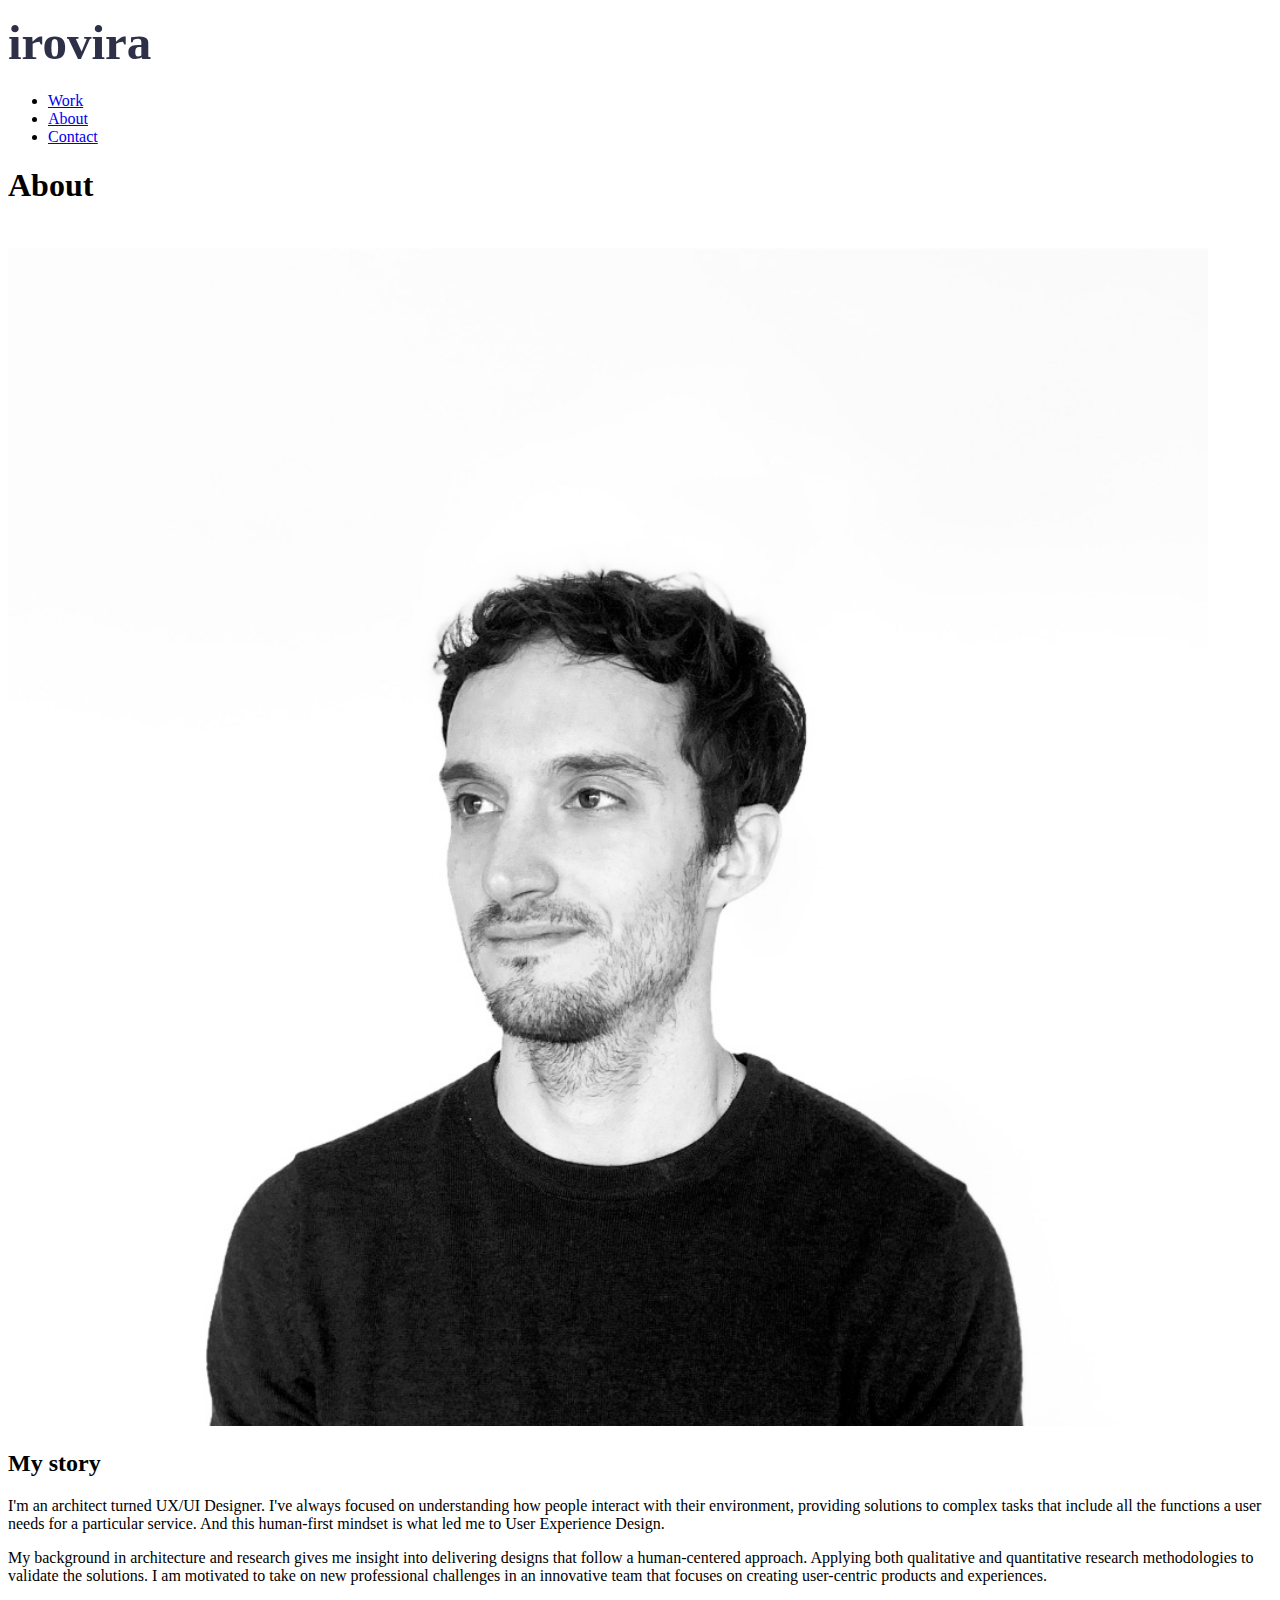
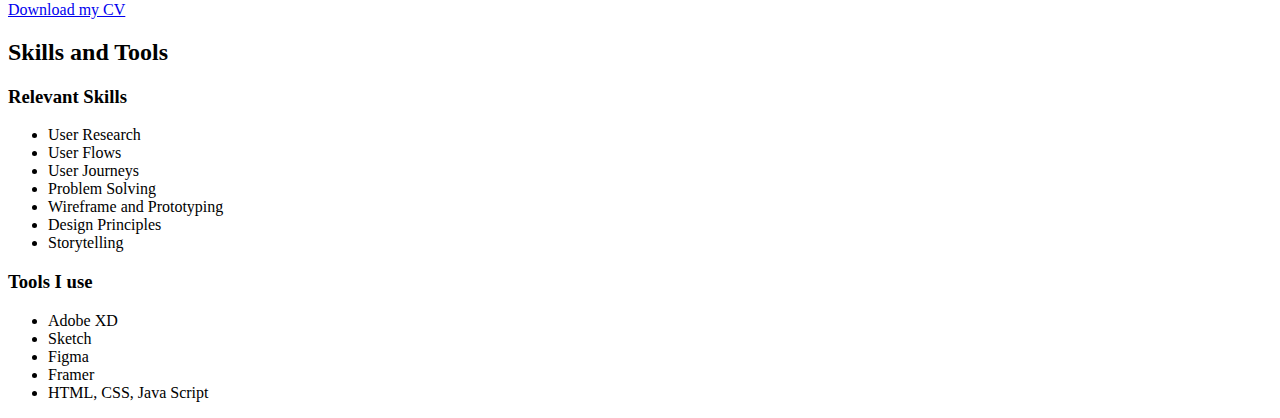
<file: about.html>
<!DOCTYPE html>
<html lang="en" dir="ltr">

<head>
  <link rel="apple-touch-icon" sizes="180x180" href="img/logo/favicon/apple-touch-icon.png">
  <link rel="icon" type="image/png" sizes="32x32" href="img/logo/favicon/favicon-32x32.png">
  <link rel="icon" type="image/png" sizes="16x16" href="img/logo/favicon/favicon-16x16.png">
  <link rel="manifest" href="img/logo/favicon/site.webmanifest">
  <link rel="mask-icon" href="img/logo/favicon/safari-pinned-tab.svg" color="#5bbad5">
  <meta name="msapplication-TileColor" content="#da532c">
  <meta name="theme-color" content="#ffffff">
  <meta charset="utf-8">
  <meta charset="utf-8">
  <title></title>
</head>

<body>
  <header>
    <div><svg xmlns="http://www.w3.org/2000/svg" width="153" height="64" viewBox="0 0 153 64">
        <text id="irovira." transform="translate(0 51)" fill="#2d3047" font-size="49" font-family="Roboto-Bold, Roboto" font-weight="700">
          <tspan x="0" y="0">irovira</tspan>
          <tspan y="0" fill="#ffd800">.</tspan>
        </text>
      </svg>

      <nav>
        <ul>
          <li><a href="index.html">Work</a></li>
          <li><a href="about.html">About</a></li>
          <li><a href="index.html#contact">Contact</a></li>
        </ul>
      </nav>
    </div>
  </header>
  <main>
    <div>
      <h1>About</h1>
    </div>
    <div>
      <picture>
        <source srcset="img/About/About_photo@1x.png" media="(max-width:767px)">
        <img src="img/About/About_photo@2x.png" alt="About me">
      </picture>
      <div>
        <h2> My story </h2>
        <p> I'm an architect turned UX/UI Designer. I've always focused on understanding
          how people interact with their environment, providing solutions to complex tasks that include all the functions a
          user needs for a particular service. And this human-first mindset is what led me to User Experience Design.</p>
        <p> My background in architecture and research gives me insight into delivering designs that follow a human-centered approach.
          Applying both qualitative and quantitative research methodologies to validate the solutions.
          I am motivated to take on new professional challenges in an innovative team that focuses on creating user-centric products and experiences.
        </p>
        <a href="files/My resume.pdf" target="_blank">Download my CV </a>
      </div>
      <div>
        <h2>Skills and Tools</h2>
        <div>
          <h3> Relevant Skills </h3>
          <ul>
            <li> User Research</li>
            <li> User Flows </li>
            <li>User Journeys</li>
            <li>Problem Solving </li>
            <li>Wireframe and Prototyping</li>
            <li> Design Principles</li>
            <li> Storytelling</li>
          </ul>
        </div>
        <div>
          <h3> Tools I use </h3>
          <ul>
            <li> Adobe XD </li>
            <li> Sketch </li>
            <li>Figma</li>
            <li>Framer </li>
            <li>HTML, CSS, Java Script</li>
          </ul>
        </div>
      </div>
    </div>
  </main>

</body>

</html>
</file>
